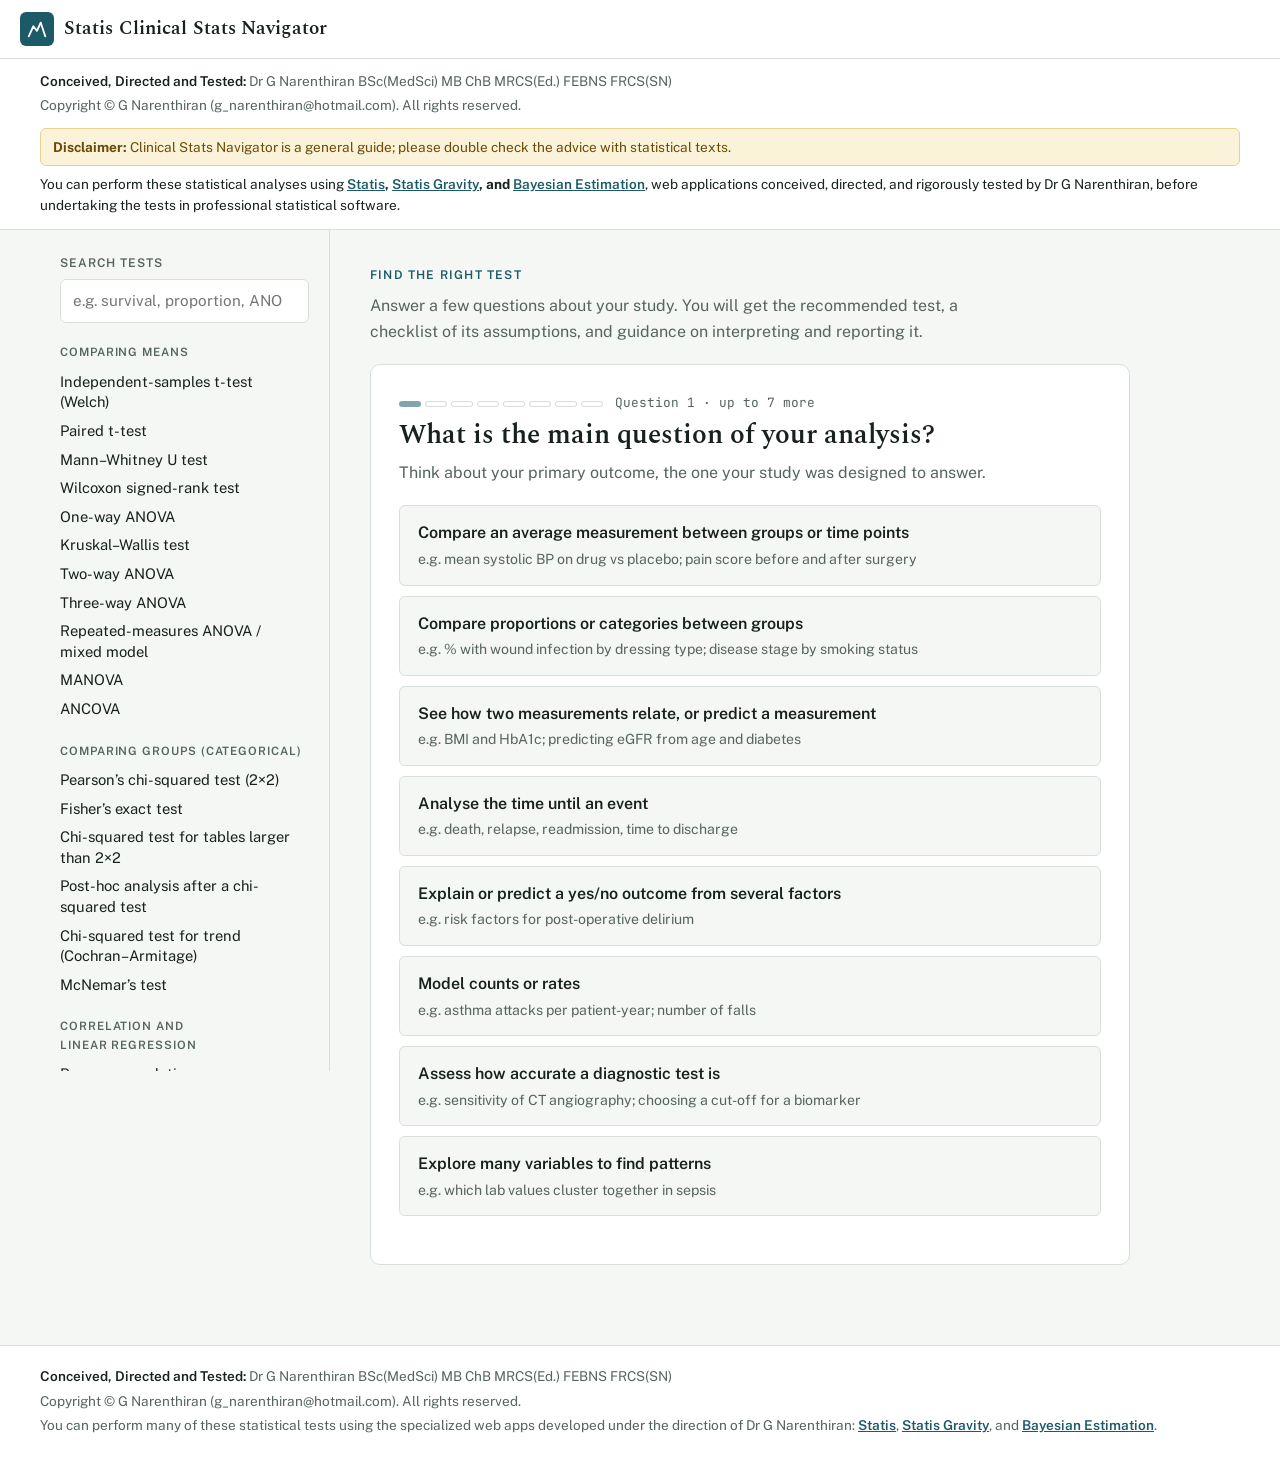
<file: index.html>
<!doctype html>
<html lang="en">
<head>
<meta charset="utf-8">
<meta name="description" content="A guided decision aid that helps clinicians choose the right statistical test, check its assumptions, avoid pitfalls, and interpret and report results.">
<title>Statis Clinical Stats Navigator</title>
<meta property="og:type" content="website">
<meta property="og:title" content="Statis Clinical Stats Navigator">
<meta property="og:description" content="Choose the right statistical test, check its assumptions, and interpret the results with confidence. A free web app for clinicians.">
<meta property="og:url" content="https://rasan17.github.io/clinical-stats-navigator/">
<meta property="og:image" content="https://rasan17.github.io/clinical-stats-navigator/promo/banner-1200x630@2x.png">
<meta property="og:image:width" content="2400">
<meta property="og:image:height" content="1260">
<meta property="og:image:alt" content="Statis Clinical Stats Navigator: a guided test finder with assumption checklists for clinicians">
<meta name="twitter:card" content="summary_large_image">
<meta name="viewport" content="width=device-width, initial-scale=1, viewport-fit=cover">
<link rel="preconnect" href="https://fonts.googleapis.com">
<link rel="preconnect" href="https://fonts.gstatic.com" crossorigin>
<link rel="stylesheet" href="https://fonts.googleapis.com/css2?family=Spectral:wght@500;600&family=Public+Sans:ital,wght@0,400;0,500;0,600;1,400&family=JetBrains+Mono:wght@400&display=swap">
<link rel="stylesheet" href="css/styles.css">
</head>
<body>
<header class="topbar">
  <a href="#start" id="home-link" class="brand">
    <span class="brand-mark" aria-hidden="true">
      <svg viewBox="0 0 24 24" width="22" height="22"><path d="M3 20 L8 9 L12 14 L16 5 L21 20" fill="none" stroke="currentColor" stroke-width="2" stroke-linejoin="round" stroke-linecap="round"/></svg>
    </span>
    <span class="brand-name">Statis Clinical Stats Navigator</span>
  </a>
  <button type="button" id="nav-toggle" class="nav-toggle" aria-expanded="false" aria-controls="sidebar">All tests</button>
</header>

<section class="credits" aria-label="Attribution and disclaimer">
  <div class="credits-inner">
    <p class="credit-line"><span class="credit-lbl">Conceived, Directed and Tested:</span> Dr G Narenthiran BSc(MedSci) MB ChB MRCS(Ed.) FEBNS FRCS(SN)</p>
    <p class="credit-line">Copyright © G Narenthiran (<span class="email">g_narenthiran@hotmail.com</span>). All rights reserved.</p>
    <p class="notice"><strong>Disclaimer:</strong> Clinical Stats Navigator is a general guide; please double check the advice with statistical texts.</p>
    <p class="apps">You can perform these statistical analyses using <strong><a href="https://rasan17.github.io/Statis/" target="_blank" rel="noopener">Statis</a>, <a href="https://rasan17.github.io/statis-gravity/" target="_blank" rel="noopener">Statis Gravity</a>, and <a href="https://rasan17.github.io/Bayes-Estimation/" target="_blank" rel="noopener">Bayesian Estimation</a></strong>, web applications conceived, directed, and rigorously tested by Dr G Narenthiran, before undertaking the tests in professional statistical software.</p>
  </div>
</section>

<div class="layout">
  <aside id="sidebar" class="sidebar">
    <label for="search" class="search-label">Search tests</label>
    <input id="search" type="search" placeholder="e.g. survival, proportion, ANOVA" autocomplete="off">
    <nav id="catalogue" class="catalogue" aria-label="All tests"></nav>
  </aside>
  <main id="main" class="main" tabindex="-1"></main>
</div>

<footer class="site-foot">
  <div class="credits-inner">
    <p class="credit-line"><span class="credit-lbl">Conceived, Directed and Tested:</span> Dr G Narenthiran BSc(MedSci) MB ChB MRCS(Ed.) FEBNS FRCS(SN)</p>
    <p class="credit-line">Copyright © G Narenthiran (<span class="email">g_narenthiran@hotmail.com</span>). All rights reserved.</p>
    <p class="apps">You can perform many of these statistical tests using the specialized web apps developed under the direction of Dr G Narenthiran: <a href="https://rasan17.github.io/Statis/" target="_blank" rel="noopener">Statis</a>, <a href="https://rasan17.github.io/statis-gravity/" target="_blank" rel="noopener">Statis Gravity</a>, and <a href="https://rasan17.github.io/Bayes-Estimation/" target="_blank" rel="noopener">Bayesian Estimation</a>.</p>
  </div>
</footer>

<script src="js/tree.js"></script>
<script src="js/tests.js"></script>
<script src="js/apps.js"></script>
<script src="js/app.js"></script>
</body>
</html>
</file>
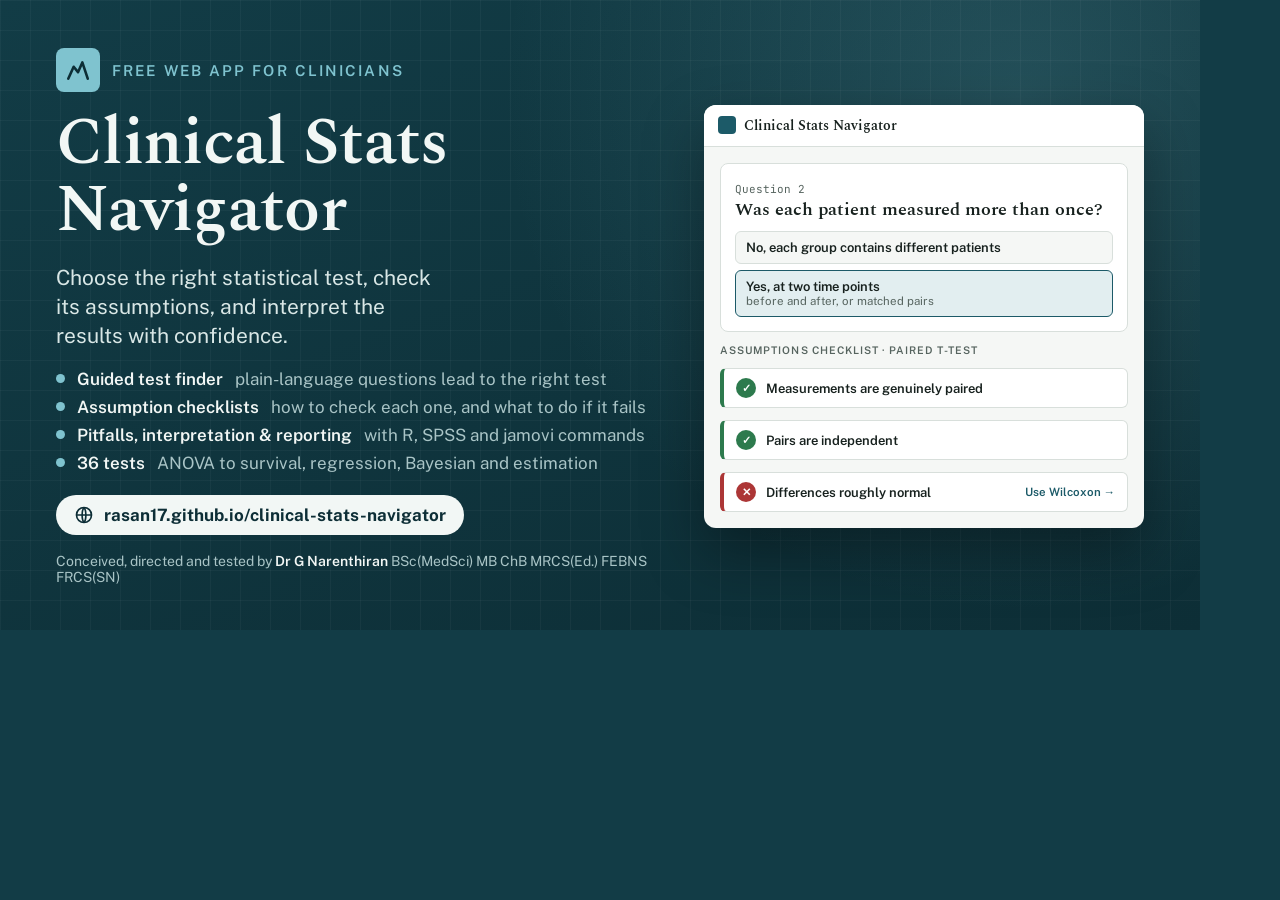
<file: promo/banner.html>
<!doctype html>
<html lang="en">
<head>
<meta charset="utf-8">
<title>Clinical Stats Navigator banner</title>
<link rel="stylesheet" href="https://fonts.googleapis.com/css2?family=Spectral:wght@500;600&family=Public+Sans:wght@400;500;600;700&family=JetBrains+Mono:wght@400&display=swap">
<style>
  :root {
    --bg: #123c46; --bg2: #0d2e36; --ink: #f2f7f5; --muted: #a9c4c6; --accent: #7fc3cf;
    --card: #ffffff; --card-ink: #17211e; --card-muted: #56645f; --line: #d8dfdb; --paper: #f5f7f5;
    --ok: #2d7a4d; --bad: #ac3636; --warn: #9a5f12; --soft: #e2eef0;
  }
  * { box-sizing: border-box; margin: 0; }
  html, body { background: var(--bg); }
  body { font-family: "Public Sans", Helvetica, Arial, sans-serif; color: var(--ink); overflow: hidden; }
  .frame {
    position: relative; overflow: hidden;
    background:
      radial-gradient(circle at 85% 15%, rgba(127,195,207,0.18), transparent 45%),
      linear-gradient(160deg, var(--bg) 0%, var(--bg2) 100%);
  }
  /* faint graph-paper texture */
  .frame::before {
    content: ""; position: absolute; inset: 0; pointer-events: none;
    background-image: linear-gradient(rgba(255,255,255,0.035) 1px, transparent 1px), linear-gradient(90deg, rgba(255,255,255,0.035) 1px, transparent 1px);
    background-size: 30px 30px;
  }
  .brand { display: flex; align-items: center; gap: 12px; }
  .mark { width: 44px; height: 44px; border-radius: 8px; background: var(--accent); color: var(--bg2); display: grid; place-items: center; flex: none; }
  .eyebrow { font-size: 15px; font-weight: 600; letter-spacing: 0.14em; text-transform: uppercase; color: var(--accent); }
  h1 { font-family: "Spectral", Georgia, serif; font-weight: 600; line-height: 1.02; letter-spacing: -0.01em; }
  .sub { color: #d9e7e6; line-height: 1.4; }
  .feats { list-style: none; padding: 0; display: flex; flex-direction: column; }
  .feats li { display: flex; gap: 12px; align-items: baseline; }
  .feats b { color: var(--ink); font-weight: 600; }
  .feats span.t { color: var(--muted); }
  .dot { width: 9px; height: 9px; border-radius: 50%; background: var(--accent); flex: none; transform: translateY(-2px); }
  .url {
    display: inline-flex; align-items: center; gap: 10px; align-self: flex-start;
    background: var(--ink); color: var(--bg2); border-radius: 999px; font-weight: 700;
  }
  .url svg { flex: none; }
  .credit { color: var(--muted); }
  .credit b { color: var(--ink); font-weight: 600; }

  /* mock app window */
  .app { background: var(--paper); color: var(--card-ink); border-radius: 12px; box-shadow: 0 24px 60px rgba(0,0,0,0.35); overflow: hidden; }
  .app-bar { display: flex; align-items: center; gap: 8px; padding: 10px 14px; background: var(--card); border-bottom: 1px solid var(--line); font-family: "Spectral", serif; font-weight: 600; font-size: 14px; }
  .app-bar i { width: 18px; height: 18px; border-radius: 4px; background: #1c5a68; display: inline-block; }
  .app-body { padding: 16px; display: flex; flex-direction: column; gap: 12px; }
  .q { background: var(--card); border: 1px solid var(--line); border-radius: 8px; padding: 14px; }
  .q small { font-family: "JetBrains Mono", monospace; font-size: 11px; color: var(--card-muted); }
  .q h3 { font-family: "Spectral", serif; font-weight: 600; font-size: 18px; line-height: 1.25; margin: 2px 0 10px; }
  .opt { border: 1px solid var(--line); border-radius: 6px; padding: 8px 10px; font-size: 13px; font-weight: 600; margin-top: 6px; background: var(--paper); }
  .opt.sel { border-color: #1c5a68; background: var(--soft); }
  .opt em { display: block; font-style: normal; font-weight: 400; font-size: 11.5px; color: var(--card-muted); }
  .chk { background: var(--card); border: 1px solid var(--line); border-left: 4px solid var(--line); border-radius: 6px; padding: 9px 12px; display: flex; align-items: center; gap: 10px; font-size: 13px; font-weight: 600; }
  .chk .m { width: 20px; height: 20px; border-radius: 50%; display: grid; place-items: center; color: #fff; font-size: 11px; flex: none; }
  .chk.ok { border-left-color: var(--ok); } .chk.ok .m { background: var(--ok); }
  .chk.bad { border-left-color: var(--bad); } .chk.bad .m { background: var(--bad); }
  .chk.warn { border-left-color: var(--warn); } .chk.warn .m { background: var(--warn); }
  .chk .alt { margin-left: auto; font-size: 11.5px; font-weight: 600; color: #1c5a68; white-space: nowrap; }
  .label { font-size: 10.5px; font-weight: 600; letter-spacing: 0.1em; text-transform: uppercase; color: var(--card-muted); }

  /* ---------- Landscape 1200 x 630 ---------- */
  body.landscape .frame { width: 1200px; height: 630px; padding: 48px 56px; display: grid; grid-template-columns: 1fr 440px; gap: 48px; }
  body.landscape .left { position: relative; display: flex; flex-direction: column; gap: 18px; }
  body.landscape h1 { font-size: 66px; }
  body.landscape .sub { font-size: 21px; max-width: 30ch; }
  body.landscape .feats { gap: 8px; font-size: 17px; }
  body.landscape .url { font-size: 17px; padding: 10px 18px; margin-top: 4px; }
  body.landscape .credit { font-size: 14px; margin-top: auto; }
  body.landscape .right { position: relative; align-self: center; }

  /* ---------- Square 1080 x 1080 ---------- */
  body.square .frame { width: 1080px; height: 1080px; padding: 64px; display: flex; flex-direction: column; gap: 22px; }
  body.square h1 { font-size: 84px; }
  body.square .sub { font-size: 25px; max-width: 34ch; }
  body.square .row { display: grid; grid-template-columns: 1fr 420px; gap: 40px; align-items: start; margin-top: 10px; }
  body.square .feats { gap: 14px; font-size: 20px; }
  body.square .feats li { flex-direction: column; gap: 2px; padding-left: 21px; position: relative; }
  body.square .feats .dot { position: absolute; left: 0; top: 10px; transform: none; }
  body.square .url { font-size: 21px; padding: 13px 22px; margin-top: auto; }
  body.square .credit { font-size: 16px; }
  body.square .eyebrow { font-size: 17px; }
</style>
</head>
<body>
<div class="frame" id="frame"></div>

<template id="t-brand">
  <div class="brand">
    <span class="mark"><svg viewBox="0 0 24 24" width="26" height="26"><path d="M3 20 L8 9 L12 14 L16 5 L21 20" fill="none" stroke="currentColor" stroke-width="2.4" stroke-linejoin="round" stroke-linecap="round"/></svg></span>
    <span class="eyebrow">Free web app for clinicians</span>
  </div>
</template>

<template id="t-feats">
  <ul class="feats">
    <li><i class="dot"></i><b>Guided test finder</b> <span class="t">plain-language questions lead to the right test</span></li>
    <li><i class="dot"></i><b>Assumption checklists</b> <span class="t">how to check each one, and what to do if it fails</span></li>
    <li><i class="dot"></i><b>Pitfalls, interpretation &amp; reporting</b> <span class="t">with R, SPSS and jamovi commands</span></li>
    <li><i class="dot"></i><b>36 tests</b> <span class="t">ANOVA to survival, regression, Bayesian and estimation</span></li>
  </ul>
</template>

<template id="t-url">
  <span class="url"><svg viewBox="0 0 24 24" width="20" height="20"><circle cx="12" cy="12" r="9" fill="none" stroke="currentColor" stroke-width="2"/><path d="M3 12h18M12 3c3 3.5 3 14.5 0 18M12 3c-3 3.5-3 14.5 0 18" fill="none" stroke="currentColor" stroke-width="2"/></svg>rasan17.github.io/clinical-stats-navigator</span>
</template>

<template id="t-credit">
  <p class="credit">Conceived, directed and tested by <b>Dr G Narenthiran</b> BSc(MedSci) MB ChB MRCS(Ed.) FEBNS FRCS(SN)</p>
</template>

<template id="t-app">
  <div class="app">
    <div class="app-bar"><i></i>Clinical Stats Navigator</div>
    <div class="app-body">
      <div class="q">
        <small>Question 2</small>
        <h3>Was each patient measured more than once?</h3>
        <div class="opt">No, each group contains different patients</div>
        <div class="opt sel">Yes, at two time points<em>before and after, or matched pairs</em></div>
      </div>
      <p class="label">Assumptions checklist · Paired t-test</p>
      <div class="chk ok"><span class="m">✓</span>Measurements are genuinely paired</div>
      <div class="chk ok"><span class="m">✓</span>Pairs are independent</div>
      <div class="chk bad"><span class="m">✕</span>Differences roughly normal<span class="alt">Use Wilcoxon →</span></div>
    </div>
  </div>
</template>

<script>
  const layout = location.hash === "#square" ? "square" : "landscape";
  document.body.className = layout;
  const t = (id) => document.getElementById(id).innerHTML;
  const title = `<h1>Clinical Stats<br>Navigator</h1>`;
  const sub = `<p class="sub">Choose the right statistical test, check its assumptions, and interpret the results with confidence.</p>`;
  document.getElementById("frame").innerHTML = layout === "landscape"
    ? `<div class="left">${t("t-brand")}${title}${sub}${t("t-feats")}${t("t-url")}${t("t-credit")}</div><div class="right">${t("t-app")}</div>`
    : `${t("t-brand")}${title}${sub}<div class="row">${t("t-feats")}${t("t-app")}</div>${t("t-url")}${t("t-credit")}`;
</script>
</body>
</html>
</file>
<file: css/styles.css>
:root {
  --paper: #f5f7f5;
  --surface: #ffffff;
  --sunken: #edf1ee;
  --ink: #17211e;
  --muted: #56645f;
  --line: #d8dfdb;
  --accent: #1c5a68;
  --accent-ink: #ffffff;
  --accent-soft: #e2eef0;
  --caution-bg: #fbf3d9;
  --caution-ink: #6a4b06;
  --caution-line: #e7d28e;
  --ok: #2d7a4d;
  --ok-soft: #e3f2e8;
  --warn: #9a5f12;
  --warn-soft: #fbefd9;
  --bad: #ac3636;
  --bad-soft: #f9e4e2;
  --code-bg: #eef2f0;

  --f-display: "Spectral", Georgia, "Times New Roman", serif;
  --f-body: "Public Sans", -apple-system, "Segoe UI", Roboto, Helvetica, Arial, sans-serif;
  --f-mono: "JetBrains Mono", ui-monospace, "SF Mono", Menlo, Consolas, monospace;

  --r: 6px;
}

@media (prefers-color-scheme: dark) {
  :root:not([data-theme="light"]) {
    color-scheme: dark;
    --paper: #101615;
    --surface: #17201e;
    --sunken: #1c2624;
    --ink: #e3ebe7;
    --muted: #9aa9a3;
    --line: #2b3835;
    --accent: #72b6c4;
    --accent-ink: #0d1716;
    --accent-soft: #19343a;
    --caution-bg: #2e2712;
    --caution-ink: #ecd48f;
    --caution-line: #574813;
    --ok: #74c794;
    --ok-soft: #173123;
    --warn: #e4ae5e;
    --warn-soft: #33260f;
    --bad: #ee8b83;
    --bad-soft: #3a1b19;
    --code-bg: #1c2624;
  }
}
:root[data-theme="dark"] {
  color-scheme: dark;
  --paper: #101615;
  --surface: #17201e;
  --sunken: #1c2624;
  --ink: #e3ebe7;
  --muted: #9aa9a3;
  --line: #2b3835;
  --accent: #72b6c4;
  --accent-ink: #0d1716;
  --accent-soft: #19343a;
  --caution-bg: #2e2712;
  --caution-ink: #ecd48f;
  --caution-line: #574813;
  --ok: #74c794;
  --ok-soft: #173123;
  --warn: #e4ae5e;
  --warn-soft: #33260f;
  --bad: #ee8b83;
  --bad-soft: #3a1b19;
  --code-bg: #1c2624;
}

* { box-sizing: border-box; }
html { -webkit-text-size-adjust: 100%; }
body {
  margin: 0;
  background: var(--paper);
  color: var(--ink);
  font-family: var(--f-body);
  font-size: 16px;
  line-height: 1.6;
}
[hidden] { display: none !important; }
a { color: var(--accent); }
button { font: inherit; color: inherit; cursor: pointer; }
:focus-visible { outline: 2px solid var(--accent); outline-offset: 2px; }
h1, h2, h3 { text-wrap: balance; }

/* ---------- Top bar ---------- */
.topbar {
  position: sticky;
  top: env(safe-area-inset-top, 0px);
  z-index: 10;
  display: flex;
  align-items: center;
  justify-content: space-between;
  gap: 12px;
  padding: 12px 20px;
  background: var(--surface);
  border-bottom: 1px solid var(--line);
}
.brand { display: flex; align-items: center; gap: 10px; text-decoration: none; color: var(--ink); }
.brand-mark { display: grid; place-items: center; width: 34px; height: 34px; border-radius: var(--r); background: var(--accent); color: var(--accent-ink); }
.brand-name { font-family: var(--f-display); font-weight: 600; font-size: 1.2rem; letter-spacing: 0.005em; }
.nav-toggle { display: none; border: 1px solid var(--line); background: var(--surface); border-radius: var(--r); padding: 6px 12px; font-size: 0.9rem; }

/* ---------- Attribution band and footer ---------- */
.credits { background: var(--surface); border-bottom: 1px solid var(--line); padding: 12px 20px 14px; }
.credits-inner { max-width: 1200px; margin: 0 auto; display: flex; flex-direction: column; gap: 4px; }
.credits p { margin: 0; font-size: 0.85rem; line-height: 1.5; }
.credit-line { color: var(--muted); }
.credit-lbl { font-weight: 600; color: var(--ink); }
.email { user-select: all; overflow-wrap: anywhere; }
.credits .notice {
  margin-top: 8px;
  padding: 8px 12px;
  background: var(--caution-bg);
  color: var(--caution-ink);
  border: 1px solid var(--caution-line);
  border-radius: var(--r);
}
.credits .apps { margin-top: 4px; }
.apps a, .sw-apps a { font-weight: 600; }
.sw-apps { margin-top: 14px; }
.site-foot { border-top: 1px solid var(--line); background: var(--surface); padding: 20px 20px 28px; }
.site-foot p { margin: 0; font-size: 0.85rem; line-height: 1.5; color: var(--muted); }

/* ---------- Layout ---------- */
.layout {
  display: grid;
  grid-template-columns: 290px minmax(0, 1fr);
  max-width: 1200px;
  margin: 0 auto;
}
.sidebar {
  position: sticky;
  top: calc(env(safe-area-inset-top, 0px) + 59px);
  align-self: start;
  max-height: calc(100vh - 59px);
  overflow-y: auto;
  padding: 24px 20px 40px;
  border-right: 1px solid var(--line);
}
.search-label { display: block; font-size: 0.75rem; font-weight: 600; letter-spacing: 0.08em; text-transform: uppercase; color: var(--muted); margin-bottom: 6px; }
#search {
  width: 100%;
  padding: 9px 12px;
  border: 1px solid var(--line);
  border-radius: var(--r);
  background: var(--surface);
  color: var(--ink);
  font: inherit;
  font-size: 0.95rem;
}
.catalogue { margin-top: 20px; display: flex; flex-direction: column; gap: 18px; }
.cat-group h3 { margin: 0 0 6px; font-family: var(--f-body); font-size: 0.72rem; font-weight: 600; letter-spacing: 0.08em; text-transform: uppercase; color: var(--muted); }
.cat-group ul { list-style: none; margin: 0; padding: 0; }
.cat-group a { display: block; padding: 4px 10px; margin-left: -10px; border-radius: var(--r); color: var(--ink); text-decoration: none; font-size: 0.92rem; line-height: 1.4; }
.cat-group a:hover { background: var(--sunken); }
.cat-group a[aria-current="page"] { background: var(--accent-soft); color: var(--accent); font-weight: 600; }
.empty { color: var(--muted); font-size: 0.9rem; }

.main { padding: 36px 40px 80px; min-width: 0; outline: none; }
.main > * { max-width: 760px; }

.eyebrow { margin: 0 0 8px; font-size: 0.75rem; font-weight: 600; letter-spacing: 0.1em; text-transform: uppercase; color: var(--accent); }

/* ---------- Buttons ---------- */
.primary { border: 0; border-radius: var(--r); background: var(--accent); color: var(--accent-ink); padding: 10px 16px; font-weight: 600; font-size: 0.95rem; }
.primary:hover { filter: brightness(1.08); }
.ghost { border: 1px solid var(--line); background: var(--surface); border-radius: var(--r); padding: 8px 14px; font-size: 0.92rem; color: var(--ink); }
.ghost:hover { border-color: var(--accent); color: var(--accent); }
.ghost.small { padding: 5px 10px; font-size: 0.85rem; }

/* ---------- Wizard ---------- */
.wiz-head { margin-bottom: 20px; }
.wiz-intro { margin: 0; color: var(--muted); max-width: 62ch; }
.trail { list-style: none; margin: 0 0 16px; padding: 0; display: flex; flex-direction: column; gap: 6px; }
.trail-btn {
  width: 100%;
  display: grid;
  grid-template-columns: minmax(0, 1fr) auto;
  gap: 4px 16px;
  align-items: baseline;
  text-align: left;
  padding: 8px 14px;
  border: 1px solid var(--line);
  border-radius: var(--r);
  background: var(--sunken);
}
.trail-btn:hover { border-color: var(--accent); }
.trail-q { color: var(--muted); font-size: 0.85rem; }
.trail-a { font-weight: 600; font-size: 0.88rem; text-align: right; }
.qcard { background: var(--surface); border: 1px solid var(--line); border-radius: 10px; padding: 28px; }
.stepper { display: flex; flex-wrap: wrap; align-items: center; gap: 6px 12px; }
.pips { display: flex; gap: 4px; }
.pip { width: 22px; height: 6px; border-radius: 3px; background: var(--line); }
.pip.done { background: var(--accent); }
.pip.now { background: var(--accent); opacity: 0.55; }
.pip.todo { background: transparent; box-shadow: inset 0 0 0 1px var(--line); }
.step { margin: 0; font-family: var(--f-mono); font-size: 0.8rem; color: var(--muted); }
.qcard h2 { margin: 4px 0 8px; font-family: var(--f-display); font-weight: 600; font-size: 1.7rem; line-height: 1.25; }
.qhelp { margin: 0 0 4px; color: var(--muted); max-width: 64ch; }
.options { display: flex; flex-direction: column; gap: 10px; margin-top: 20px; }
.opt {
  display: flex;
  flex-direction: column;
  gap: 2px;
  text-align: left;
  padding: 14px 18px;
  border: 1px solid var(--line);
  border-radius: var(--r);
  background: var(--paper);
  transition: border-color 0.15s, background 0.15s;
}
.opt:hover { border-color: var(--accent); background: var(--accent-soft); }
.opt-label { font-weight: 600; }
.opt-sub { font-size: 0.88rem; color: var(--muted); }
.wiz-actions { display: flex; flex-wrap: wrap; gap: 10px; margin-top: 20px; }
.wiz-actions:empty { display: none; }

/* ---------- Test page ---------- */
.test-head h1 { margin: 0; font-family: var(--f-display); font-weight: 600; font-size: 2.3rem; line-height: 1.15; }
.lede { font-size: 1.12rem; margin: 10px 0 20px; max-width: 62ch; }
.facts { display: grid; grid-template-columns: 1fr 1fr; gap: 0; margin: 0; border: 1px solid var(--line); border-radius: var(--r); background: var(--surface); }
.facts > div { padding: 14px 16px; }
.facts > div + div { border-left: 1px solid var(--line); }
.facts dt { font-size: 0.72rem; font-weight: 600; letter-spacing: 0.08em; text-transform: uppercase; color: var(--muted); margin-bottom: 4px; }
.facts dd { margin: 0; font-size: 0.95rem; }

/* Calculate it: links to the web apps */
.calc { margin-top: 20px; padding: 18px 20px; border: 1px solid var(--accent); border-radius: 10px; background: var(--accent-soft); }
.calc h2 { margin: 0 0 4px; font-family: var(--f-display); font-weight: 600; font-size: 1.3rem; }
.calc-note { margin: 0 0 12px; font-size: 0.92rem; color: var(--muted); max-width: 66ch; }
.calc-none { border-color: var(--line); background: var(--surface); }
.calc-none .calc-note { margin-bottom: 0; }
.calc-list { list-style: none; margin: 0; padding: 0; display: flex; flex-direction: column; gap: 10px; }
.calc-item {
  display: grid;
  grid-template-columns: 230px minmax(0, 1fr);
  grid-template-areas: "btn where" "btn how";
  gap: 2px 16px;
  align-items: start;
  padding: 12px 14px;
  background: var(--surface);
  border: 1px solid var(--line);
  border-radius: var(--r);
}
.calc-btn {
  grid-area: btn;
  display: inline-flex; align-items: center; justify-content: center; gap: 6px;
  padding: 9px 12px;
  border-radius: var(--r);
  background: var(--accent); color: var(--accent-ink);
  font-weight: 600; font-size: 0.92rem; text-decoration: none; text-align: center; white-space: nowrap;
}
.calc-btn:hover { filter: brightness(1.08); }
.calc-where { grid-area: where; font-size: 0.95rem; }
.calc-where .lbl { display: inline; margin-right: 6px; }
.calc-how { grid-area: how; margin: 0; font-size: 0.9rem; color: var(--muted); }
.linklike { border: 0; background: none; padding: 0; color: var(--accent); text-decoration: underline; font: inherit; }

.jump {
  position: sticky;
  top: calc(env(safe-area-inset-top, 0px) + 59px);
  z-index: 5;
  display: flex;
  gap: 4px;
  overflow-x: auto;
  margin: 24px 0 0;
  padding: 8px 0;
  background: var(--paper);
  border-bottom: 1px solid var(--line);
  scrollbar-width: none;
}
.jump button { flex: none; border: 0; background: none; padding: 6px 10px; border-radius: var(--r); font-size: 0.88rem; color: var(--muted); }
.jump button:hover { background: var(--sunken); color: var(--ink); }

.sec { padding-top: 32px; scroll-margin-top: 120px; }
.sec h2 { margin: 0 0 10px; font-family: var(--f-display); font-weight: 600; font-size: 1.45rem; }
.sec p { max-width: 66ch; }
.sec-d > summary { list-style: none; cursor: pointer; display: flex; align-items: center; justify-content: space-between; gap: 12px; }
.sec-d > summary::-webkit-details-marker { display: none; }
.sec-d > summary h2 { margin: 0 0 10px; }
.sec-d > summary::after {
  content: "Hide";
  flex: none;
  margin-bottom: 10px;
  padding: 2px 10px;
  border: 1px solid var(--line);
  border-radius: 999px;
  font-size: 0.78rem;
  color: var(--muted);
}
.sec-d:not([open]) > summary::after { content: "Show"; }
.sec-d:not([open]) > summary h2 { color: var(--muted); }
.sec-d > summary:hover::after { border-color: var(--accent); color: var(--accent); }
.sec-head { display: flex; flex-wrap: wrap; align-items: baseline; justify-content: space-between; gap: 8px 16px; }
.sec-note { color: var(--muted); font-size: 0.92rem; margin-top: 0; }

.yourpath { margin-top: 16px; padding: 16px 18px; background: var(--accent-soft); border-radius: var(--r); }
.yourpath h3 { margin: 0 0 8px; font-size: 0.8rem; font-weight: 600; letter-spacing: 0.08em; text-transform: uppercase; color: var(--accent); }
.yourpath ol { margin: 0 0 12px; padding-left: 20px; display: flex; flex-direction: column; gap: 6px; }
.yp-q { color: var(--muted); font-size: 0.9rem; }
.yp-a { display: block; font-weight: 600; font-size: 0.95rem; }

/* Tally pill */
.tally { margin: 0; padding: 3px 10px; border-radius: 999px; font-size: 0.82rem; font-weight: 600; background: var(--sunken); color: var(--muted); font-variant-numeric: tabular-nums; }
.tally.is-ok { background: var(--ok-soft); color: var(--ok); }
.tally.is-warn { background: var(--warn-soft); color: var(--warn); }
.tally.is-bad { background: var(--bad-soft); color: var(--bad); }

/* Checklist */
.checklist { list-style: none; margin: 16px 0 0; padding: 0; display: flex; flex-direction: column; gap: 10px; counter-reset: chk; }
.chk {
  counter-increment: chk;
  background: var(--surface);
  border: 1px solid var(--line);
  border-left: 4px solid var(--line);
  border-radius: var(--r);
  padding: 14px 16px;
  display: flex;
  flex-direction: column;
  gap: 8px;
}
.chk[data-state="met"] { border-left-color: var(--ok); }
.chk[data-state="not"] { border-left-color: var(--bad); }
.chk[data-state="unsure"] { border-left-color: var(--warn); }
.chk-top { display: flex; gap: 10px; align-items: flex-start; }
.chk-mark {
  flex: none;
  width: 22px; height: 22px;
  margin-top: 1px;
  border-radius: 50%;
  display: grid; place-items: center;
  font-family: var(--f-mono);
  font-size: 0.72rem;
  background: var(--sunken);
  color: var(--muted);
}
.chk-mark::before { content: counter(chk); }
.chk[data-state="met"] .chk-mark { background: var(--ok); color: var(--surface); }
.chk[data-state="met"] .chk-mark::before { content: "✓"; }
.chk[data-state="not"] .chk-mark { background: var(--bad); color: var(--surface); }
.chk[data-state="not"] .chk-mark::before { content: "✕"; }
.chk[data-state="unsure"] .chk-mark { background: var(--warn); color: var(--surface); }
.chk[data-state="unsure"] .chk-mark::before { content: "?"; }
.chk-t { margin: 0; font-weight: 600; }
.chk-how, .chk-fail { margin: 0; font-size: 0.92rem; padding-left: 32px; }
.chk-how { color: var(--muted); }
.lbl { display: block; font-size: 0.7rem; font-weight: 600; letter-spacing: 0.08em; text-transform: uppercase; color: var(--muted); margin-bottom: 1px; }
.chk-fail { background: var(--sunken); border-radius: var(--r); padding: 10px 12px; margin-left: 32px; }
.chk[data-state="not"] .chk-fail { background: var(--bad-soft); }
.chk[data-state="not"] .chk-fail .lbl { color: var(--bad); }
.chk[data-state="unsure"] .chk-fail { background: var(--warn-soft); }
.chk[data-state="unsure"] .chk-fail .lbl { color: var(--warn); }
.altlink { display: inline-block; margin-top: 4px; font-weight: 600; }
.seg { display: inline-flex; align-self: flex-start; margin-left: 32px; border: 1px solid var(--line); border-radius: var(--r); overflow: hidden; }
.seg button { border: 0; background: var(--surface); padding: 5px 12px; font-size: 0.85rem; color: var(--muted); }
.seg button + button { border-left: 1px solid var(--line); }
.seg button:hover { color: var(--ink); background: var(--sunken); }
.seg button[aria-checked="true"][data-v="met"] { background: var(--ok); color: var(--surface); }
.seg button[aria-checked="true"][data-v="not"] { background: var(--bad); color: var(--surface); }
.seg button[aria-checked="true"][data-v="unsure"] { background: var(--warn); color: var(--surface); }
.chk-actions { display: flex; flex-wrap: wrap; align-items: center; gap: 10px; margin-top: 16px; }
.copy-msg { font-size: 0.88rem; color: var(--muted); }
.copy-fallback { width: 100%; min-height: 140px; margin-top: 10px; font-family: var(--f-mono); font-size: 0.8rem; background: var(--code-bg); color: var(--ink); border: 1px solid var(--line); border-radius: var(--r); padding: 10px; }
.universal { margin-top: 18px; border: 1px solid var(--line); border-radius: var(--r); background: var(--surface); }
.universal summary { padding: 12px 16px; font-weight: 600; cursor: pointer; }
.universal ul { margin: 0; padding: 0 16px 14px 36px; display: flex; flex-direction: column; gap: 8px; font-size: 0.92rem; }

/* Pitfalls: highlighter treatment */
.pitfalls { list-style: none; margin: 0; padding: 0; display: flex; flex-direction: column; gap: 8px; }
.pitfalls li {
  position: relative;
  padding: 10px 14px 10px 40px;
  background: var(--caution-bg);
  color: var(--caution-ink);
  border: 1px solid var(--caution-line);
  border-radius: var(--r);
  font-size: 0.95rem;
}
.pitfalls li::before {
  content: "!";
  position: absolute; left: 12px; top: 10px;
  width: 18px; height: 18px;
  display: grid; place-items: center;
  border-radius: 50%;
  border: 1.5px solid currentColor;
  font-weight: 700; font-size: 0.72rem; line-height: 1;
}

.steps { margin: 0; padding-left: 22px; display: flex; flex-direction: column; gap: 8px; max-width: 66ch; }
.steps li::marker { font-family: var(--f-mono); color: var(--accent); font-size: 0.9em; }

.report {
  margin: 0;
  padding: 16px 20px;
  border-left: 3px solid var(--accent);
  background: var(--surface);
  font-family: var(--f-display);
  font-size: 1.08rem;
  line-height: 1.55;
  font-variant-numeric: tabular-nums;
}

.sw { margin: 0; display: flex; flex-direction: column; gap: 10px; }
.sw > div { display: grid; grid-template-columns: 90px minmax(0, 1fr); gap: 12px; align-items: start; }
.sw dt { font-weight: 600; font-size: 0.88rem; padding-top: 8px; }
.sw dd { margin: 0; min-width: 0; }
.sw pre { margin: 0; overflow-x: auto; background: var(--code-bg); border-radius: var(--r); padding: 8px 12px; }
.sw code { font-family: var(--f-mono); font-size: 0.8rem; line-height: 1.55; }

.chips { display: flex; flex-wrap: wrap; gap: 8px; }
.chip { padding: 6px 12px; border: 1px solid var(--line); border-radius: 999px; background: var(--surface); text-decoration: none; font-size: 0.88rem; }
.chip:hover { border-color: var(--accent); }

.test-foot { margin-top: 40px; padding-top: 24px; border-top: 1px solid var(--line); display: flex; flex-direction: column; align-items: flex-start; gap: 12px; }
.disclaimer { margin: 0; color: var(--muted); font-size: 0.85rem; max-width: 60ch; }

/* ---------- Narrow screens ---------- */
@media (max-width: 860px) {
  .layout { grid-template-columns: minmax(0, 1fr); }
  .nav-toggle { display: inline-block; }
  .sidebar {
    display: none;
    position: static;
    max-height: none;
    border-right: 0;
    border-bottom: 1px solid var(--line);
    background: var(--surface);
    padding: 16px;
  }
  body.nav-open .sidebar { display: block; }
  .main { padding: 24px 16px 60px; }
  .topbar { padding: 10px 16px; }
  .brand-name { font-size: 1.02rem; line-height: 1.2; }
  .credits, .site-foot { padding-left: 16px; padding-right: 16px; }
  .qcard { padding: 20px 16px; }
  .qcard h2 { font-size: 1.4rem; }
  .test-head h1 { font-size: 1.8rem; }
  .facts { grid-template-columns: 1fr; }
  .calc { padding: 16px 14px; }
  .calc-item { grid-template-columns: minmax(0, 1fr); grid-template-areas: "where" "how" "btn"; gap: 6px; }
  .calc-btn { justify-self: start; margin-top: 4px; }
  .facts > div + div { border-left: 0; border-top: 1px solid var(--line); }
  .trail-btn { grid-template-columns: 1fr; }
  .trail-a { text-align: left; }
  .sw > div { grid-template-columns: 1fr; gap: 4px; }
  .sw dt { padding-top: 0; }
  .chk-how, .chk-fail, .seg { margin-left: 0; padding-left: 0; }
  .chk-fail { padding: 10px 12px; }
}

@media (prefers-reduced-motion: reduce) {
  * { transition: none !important; scroll-behavior: auto !important; }
}
</file>
